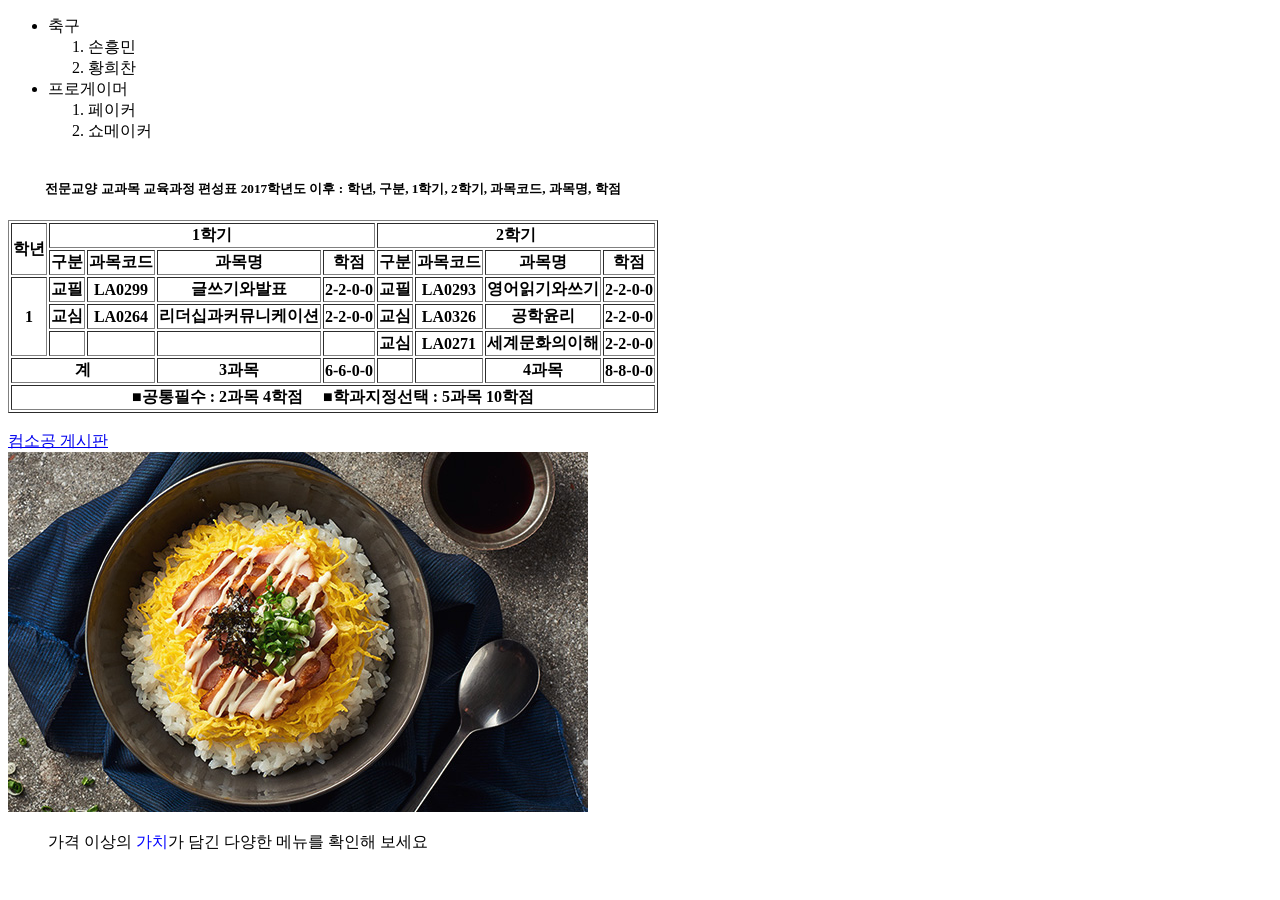
<file: ch1.html>
<!DOCTYPE html>
<html lang="en">
<head>
    <meta charset="UTF-8">
    <meta http-equiv="X-UA-Compatible" content="IE=edge">
    <meta name="viewport" content="width=device-width, initial-scale=1.0">
    <title>My First Page</title>
</head>
<body>
    <ul>
        <li>축구
            <ol>
                <li>손흥민</li>
                <li>황희찬</li>
            </ol>
        </li>
        <li>프로게이머
            <ol>
                <li>페이커</li>
                <li>쇼메이커</li>
            </ol>
        </li>
    </ul>

    <table border="1">
        <caption>
            <h5>
                전문교양 교과목 교육과정 편성표 2017학년도 이후 : 학년, 구분, 1학기, 2학기, 과목코드, 과목명, 학점
            </h5>
        </caption>
        <thead>
            <tr>
                <th rowspan="2">학년</th>
                <th colspan="4">1학기</th>
                <th colspan="4">2학기</th>
            </tr>
            <tr>
                <th>구분</th>
                <th>과목코드</th>
                <th>과목명</th>
                <th>학점</th>
                <th>구분</th>
                <th>과목코드</th>
                <th>과목명</th>
                <th>학점</th>
            </tr>
        </thead>
        <tbody>
            <tr>
                <th rowspan="3">1</th>
                <th>교필</th>
                <th>LA0299</th>
                <th>글쓰기와발표</th>
                <th>2-2-0-0</th>
                <th>교필</th>
                <th>LA0293</th>
                <th>영어읽기와쓰기</th>
                <th>2-2-0-0</th>
            </tr>
            <tr>
                <th>교심</th>
                <th>LA0264</th>
                <th>리더십과커뮤니케이션</th>
                <th>2-2-0-0</th>
                <th>교심</th>
                <th>LA0326</th>
                <th>공학윤리</th>
                <th>2-2-0-0</th>
            </tr>
            <tr>
                <th></th>
                <th></th>
                <th></th>
                <th></th>
                <th>교심</th>
                <th>LA0271</th>
                <th>세계문화의이해</th>
                <th>2-2-0-0</th>
            </tr>
            <tr>
                <th colspan="3">계</th>
                <th>3과목</th>
                <th>6-6-0-0</th>
                <th></th>
                <th></th>
                <th>4과목</th>
                <th>8-8-0-0</th>
            </tr>
        </tbody>
        <tfoot>
            <tr>
                <th colspan="9">
                    ■공통필수 : 2과목 4학점
                    &nbsp;&nbsp;&nbsp;
                    ■학과지정선택 : 5과목 10학점
                </th>
            </tr>
        </tfoot>
    </table>
    
    <br>
    <a href="http://se.kumoh.ac.kr" target="_blank">컴소공 게시판</a>
    <br>
    <a href="https://www.hsd.co.kr/menu/menu_list" target="_blank">
            <img src="img/main_img_01.jpg">
        </a>
        <figure>
            <figcaption>
                가격 이상의
                <span style="color: blue;">가치</span>가 담긴 다양한 메뉴를 확인해 보세요
            </figcaption>
        </figure>   
</body>
</html>
</file>
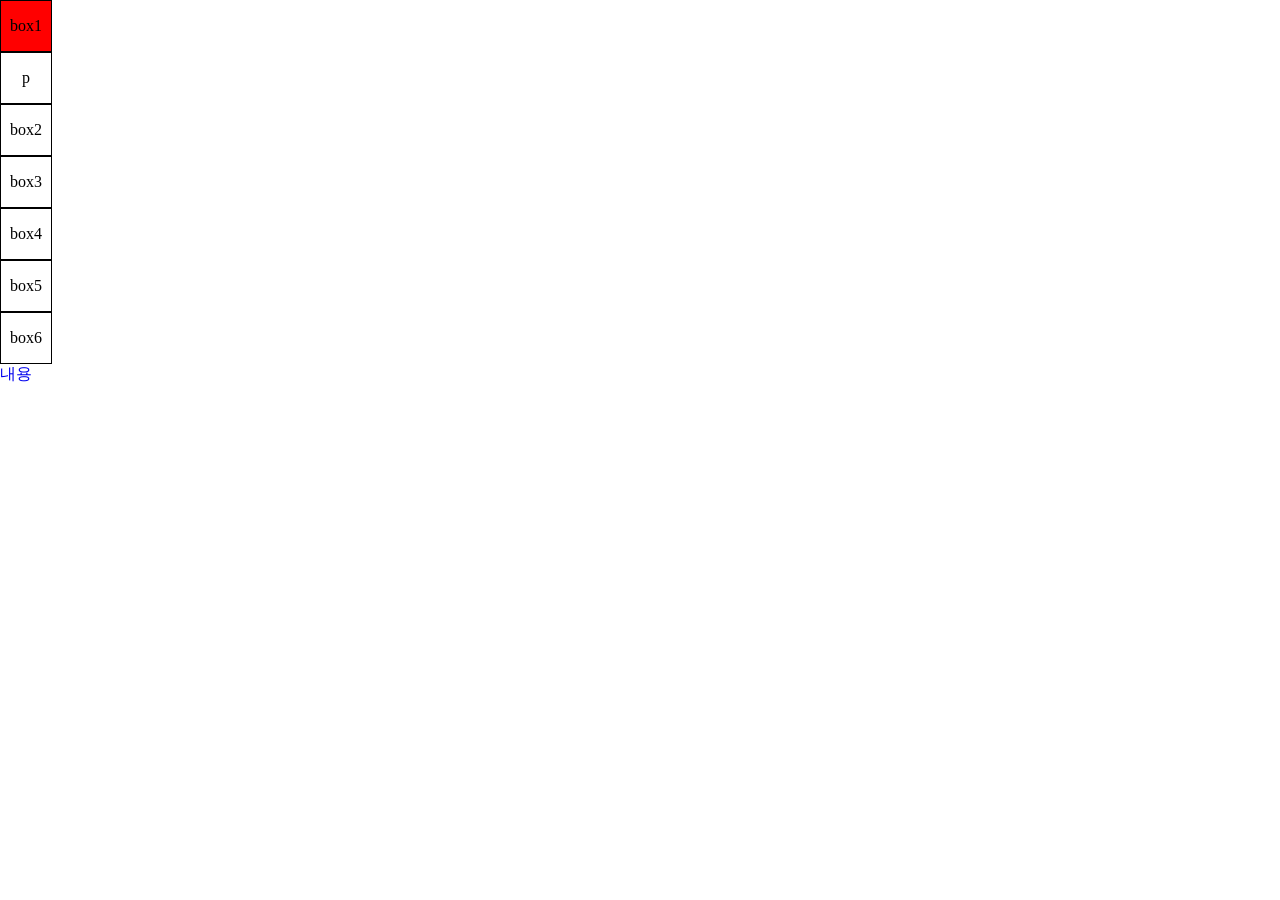
<file: ch2.html>
<!DOCTYPE html>
<html lang="en">
<head>
    <meta charset="UTF-8">
    <meta http-equiv="X-UA-Compatible" content="IE=edge">
    <meta name="viewport" content="width=device-width, initial-scale=1.0">
    <link rel="stylesheet" href="css/ch2_style.css" />
</head>
<body>
<!--
    <h1>세계 3대 미항</h1>
    <ul>
        <li style="color: red;">시드니(Sydney), 호주</li>
        <li>리우데자네이루(Rio de Janeiro), 브라질</li>
        <li>나폴리(Naples), 이탈리아</li>
    </ul>

    <h2 class="bluetext">블루베리와 항산화 효능</h2> 
    <p><span id="berry">블루베리</span>는 항산화제인 안토시아닌과 폴리페놀을 다량 포함하고 있습니다.</p>
    <p>매사츄세츠 보스톤에 있는 과일이라고 합니다.</p>
    <h2 class="redtext">블루베리와 노화</h2> 
    <p> USDA 인류 영양 연구센터 실험실에서 블루베리의 노화억제 기능을 발견하였습니다. </p>

    <h1 class="heading" id="title_text">트립 어드바이져</h1>
    <h1 style="color: blue;" id="habor">구미의 관광명소</h1>
    <ul> 
        <li> 금오산 도립공원 </li> 	
        <li> 금오산 저수지 </li>
        <li> 원주 허브팜 </li>	
    </u1>  

<div id="container">
    <header><h1>예약 방법 및 요금</h1></header>
    <p> 요안도라에 예약하려면?
    <ul>
      <li> 예약 방법
        <ul>
          <li>직접 통화</li>
          <li>문자 남기기</li>
        </ul>
      </li>
      <li>요금
        <ul>
          <li>1인 : 40,000원</li>
          <li>2인 : 60,000원</li>
        </ul>
     </li>
    </ul>
  </div>

<ul>
    <li><a>메인메뉴:</a></li>
    <li><a href="#" target="_blank">메뉴2</a></li>
    <li><a href="#">메뉴3</a></li>
    <li><a href="#">메뉴4</a></li>
    <li><a href="#">메뉴5</a></li>
</ul>

<h1>Demo of the :focus selector</h1>

<p>Click inside the text fields to see a yellow background:</p>

<form>
  First name: <input type="text" name="firstname"><br>
  Last name: <input type="text" name="lastname">
</form>
-->

<div class="box">box1</div>
<p>p</p>
<div class="box">box2</div>
<div class="box">box3</div>
<div class="box">box4</div>
<div class="box">box5</div>
<div class="box">box6</div>

<a href="#">내용</a>

</body>
</html>
</file>
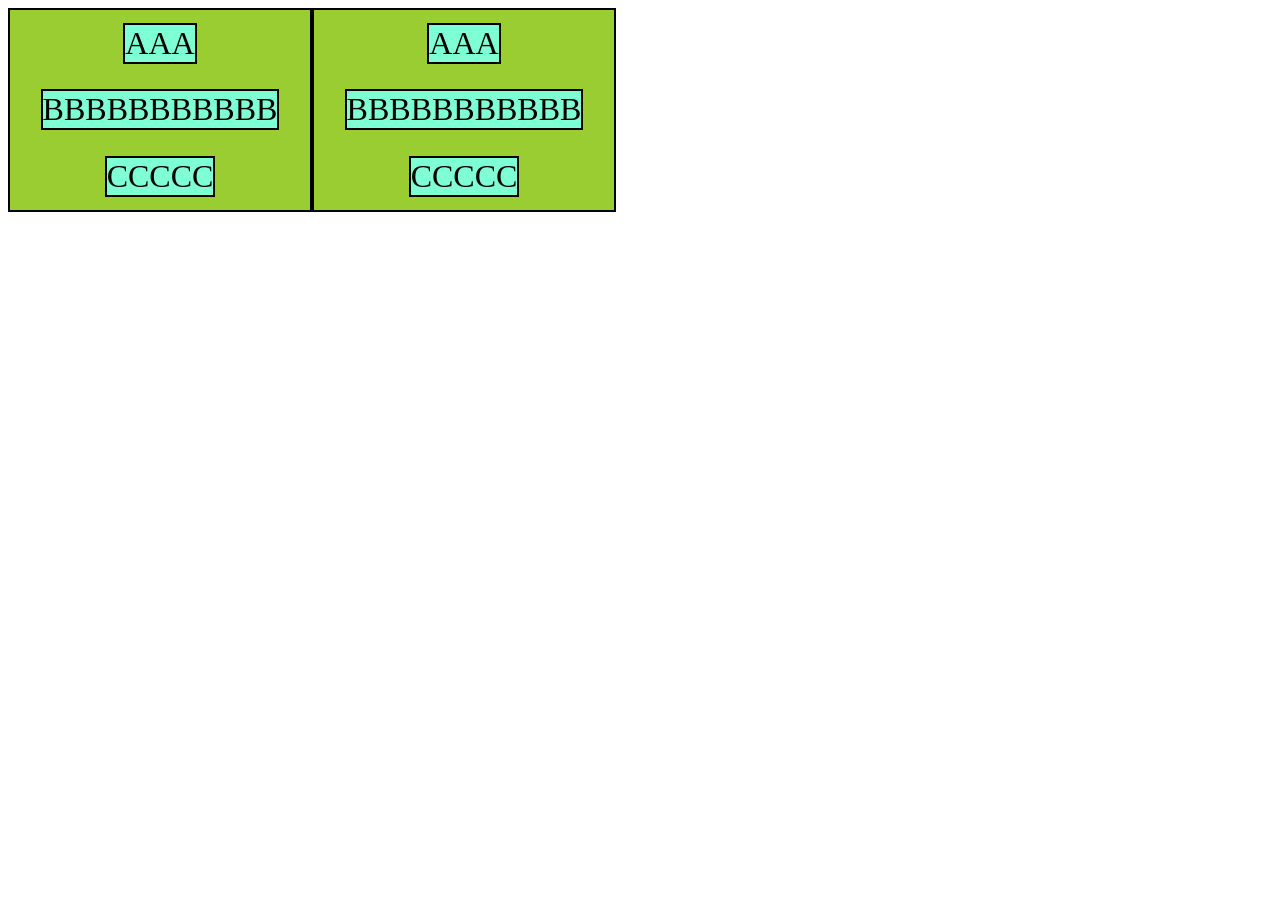
<file: ch3.html>
<!DOCTYPE html>
<html lang="en">
<head>
    <meta charset="UTF-8">
    <meta http-equiv="X-UA-Compatible" content="IE=edge">
    <meta name="viewport" content="width=device-width, initial-scale=1.0">
    <title>Document</title>
    <link rel="stylesheet" href="css/ch3_style.css" />
    <link
      rel="stylesheet"
      type="text/css"
      href="https://maxcdn.bootstrapcdn.com/font-awesome/4.7.0/css/font-awesome.min.css"
    />
    <link
      href="https://fonts.googleapis.com/css?family=Raleway:100,200,400,500,600"
      rel="stylesheet"
      type="text/css"
    />
</head>
<body>
<!--
    <div class="box1">box1</div>
    <div class="box2">box2</div>
    <div class="box3">box3</div>

    <div class="outer">
        <div class="inner">
          Lorem ipsum dolor sit amet consectetur adipisicing elit. Facere excepturi voluptatem labore tempora, eius est. Aut totam aliquid quos quisquam.
        </div>
    </div>

<h3>시간이란..</h3>
<p>내일 죽을 것처럼 오늘을 살고</p>
<p>영원히 살 것처럼 <span>내일을 꿈꾸어라.</span></p>

<div class="container">
    <div class="box">box1</div>
    <div class="box">box2</div>
    <div class="box">box3</div>
</div>

<div class="hd_fixed">
    <div class="hd_cotent">
        <div class="logo">
            <a href="/"><h1>한솥</h1></a>
        </div>
        <div class="gnb_menu">
            <ul>
                <li class="dp1">
                    <a href="#none">BRAND</a>
                </li>
                <li class="dp1">
                    <a href="#none">ESG</a>
                </li>
                <li class="dp1">
                    <a href="#none">MENU</a>
                </li>
                <li class="dp1">
                    <a href="#none">STORE</a>
                </li>
                <li class="dp1">
                    <a href="#none">EVENT</a>
                </li>
                <li class="dp1">
                    <a href="#none">FRANCHISE</a>
                </li>
                <li class="dp1">
                    <a href="#none">HANSOT</a>
                </li>
            </ul>
        </div>
    </div>
</div>

<div class="float-container">
    <img src="img/main.jpg">
        Lorem ipsum dolor sit amet consectetur, adipisicing elit. Assumenda voluptas dicta earum non eum, quibusdam iusto dignissimos fuga harum quas laboriosam consequatur incidunt cum, enim sapiente? Amet ipsum vitae nisi quod doloribus, perspiciatis tempore fugit excepturi, praesentium aspernatur debitis dicta et dolores! Corrupti illum inventore culpa reiciendis perspiciatis provident non recusandae magni, sunt eius architecto, consequuntur porro cum minima repellat quas dolorum ea sapiente vitae facere voluptas voluptate impedit vel harum. Quas, veniam ipsa obcaecati non eos corrupti, quidem ab error, pariatur libero harum esse ea odit dolore odio illo temporibus magnam earum debitis cumque molestias saepe! Et, odio soluta.
</div>

<div class="container">
    <div class="box1">box1</div>
    <div class="box2">box2</div>
</div>

<div class="main-part">
    <div class="cpanel">
        <div class="icon-part">
            <i class="fa fa-users" aria-hidden="true"></i><br />
            <small>Members</small>
            <p>985</p>
        </div>
        <div class="card-content-part">
            <a href="#">More Details </a>
        </div>
    </div>
</div>

<div class="carousel"></div>
-->

<div class="outer">
    <div class="container">
        <div class="item">AAA</div>
        <div class="item">BBBBBBBBBBB</div>
        <div class="item">CCCCC</div>
    </div>

    <div class="container">
        <div class="item">AAA</div>
        <div class="item">BBBBBBBBBBB</div>
        <div class="item">CCCCC</div>
    </div>
</div>

</body>
</html>
</file>
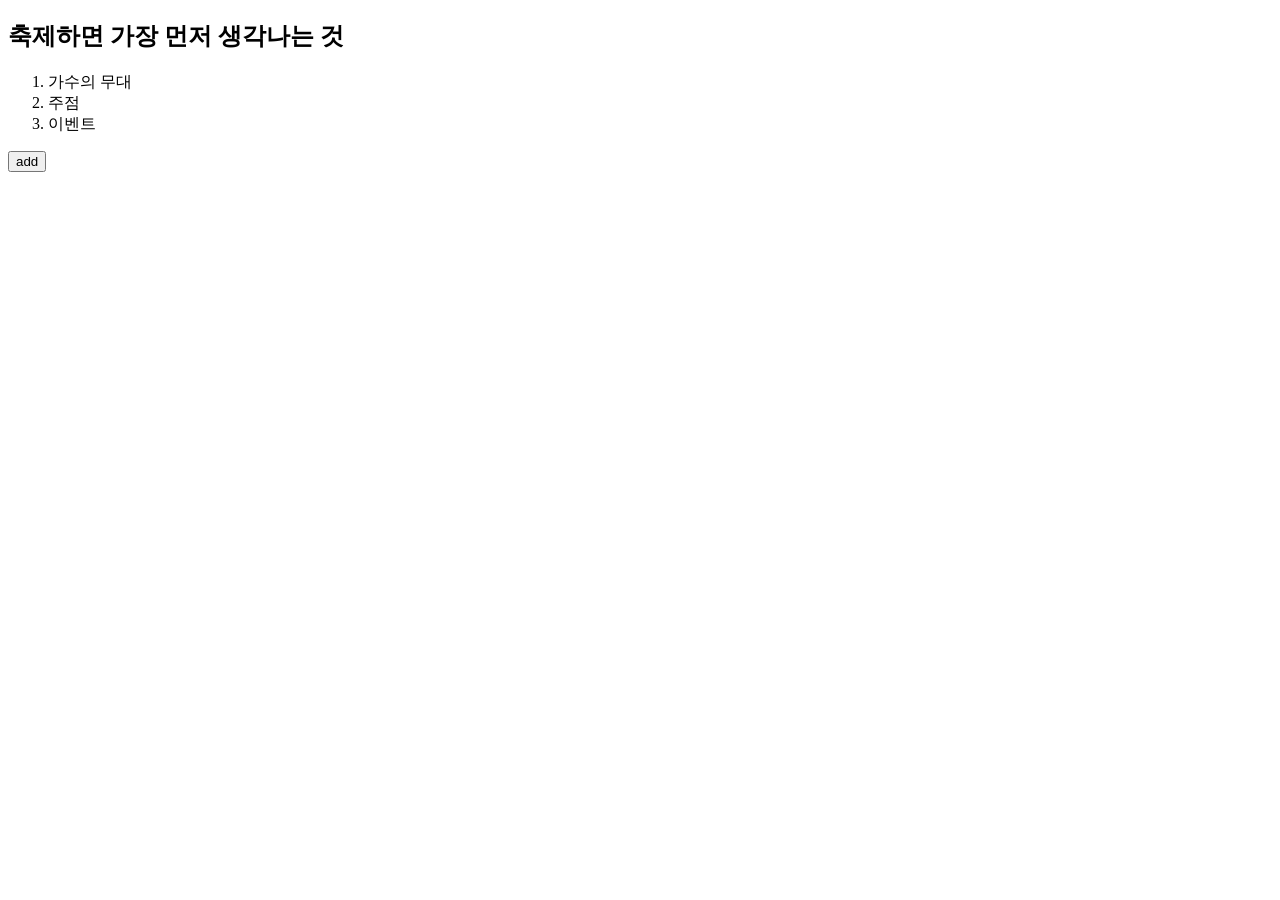
<file: ch5.html>
<!DOCTYPE html>
<html lang="en">
<head>
    <meta charset="UTF-8">
    <meta http-equiv="X-UA-Compatible" content="IE=edge">
    <meta name="viewport" content="width=device-width, initial-scale=1.0">
    <link rel="stylesheet" href="css/ch5_style.css" />
    <script src="js/ch5_script.js"></script>
</head>
<body>
<!--
    <div class="menu-box">
        <p>메뉴</p>
        <ul id="menu-ul">
            <li class="ice-menu">커피</li>
            <li class="ice-menu">밀크티</li>
            <li class="hot-menu">녹차</li>
        </ul>
    </div>
    <p id="demo"></p>
    <div class="buttons">
        <button onclick="addText()">보기</button>
        <button onclick="menuTemp()">음료색상표시</button>
        <button onclick="menuTempClear()">음료색상표시해제</button>
        <button onclick="removeMenu()">숨기기</button>
        <p>순서</p>
        <input class="select-textbox" type="text" width="100" />
        <button onclick="popupSelected()">메뉴선택</button>
        <button onclick="fontSizeUp()">폰트키우기</button>
    </div>

    <p>Hello World</p>
    <p>Hello JS</p>
    <button onclick="myFunction()">Try it</button>
-->

<h2>축제하면 가장 먼저 생각나는 것</h2>
<ol>
    <li class="festival">가수의 무대</li>
    <li class="festival">주점</li>
    <li class="festival">이벤트</li>
</ol>
<button onclick="add()">add</button>
</body>
</html>
</file>
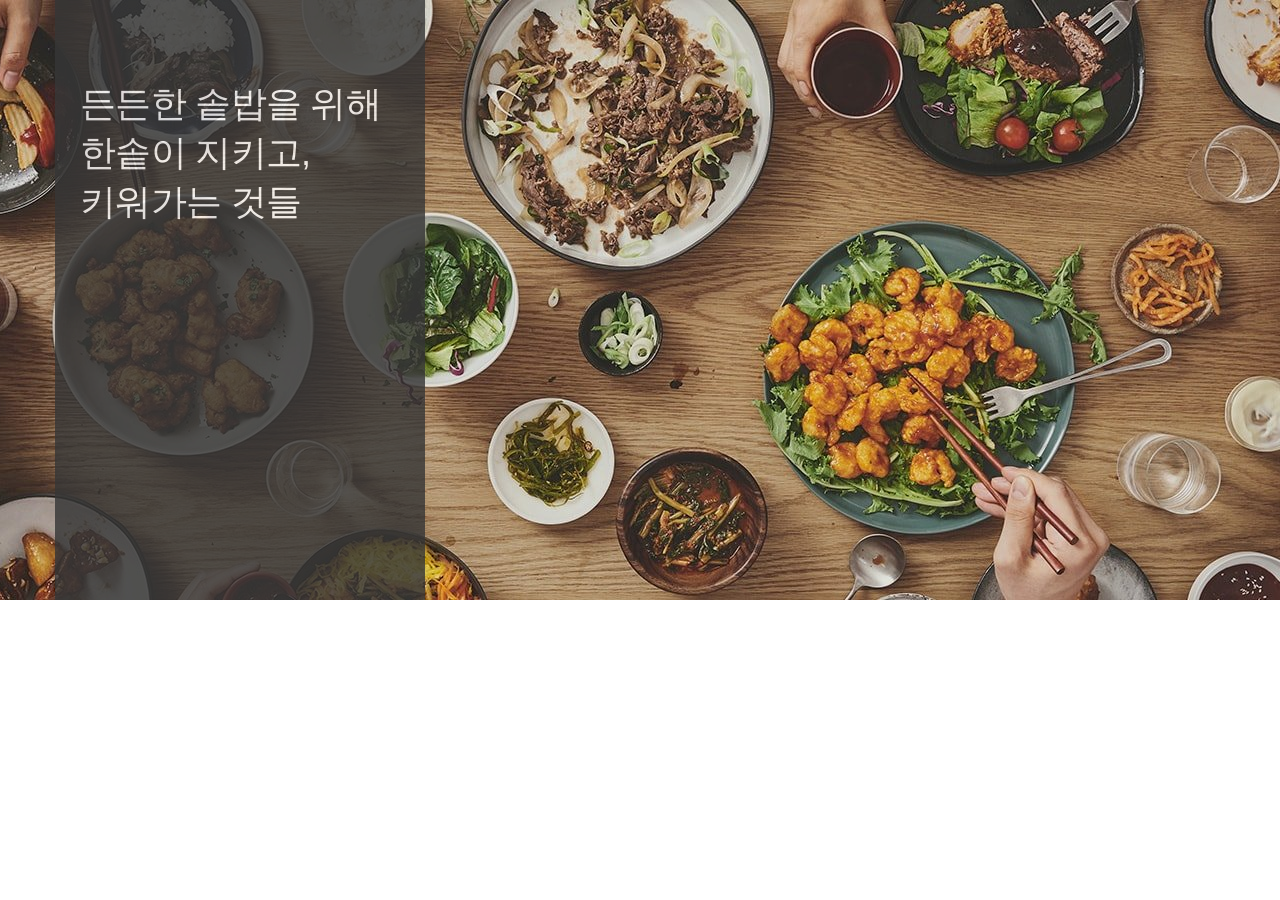
<file: ch6.html>
<!DOCTYPE html>
<html lang="en">
<head>
    <meta charset="UTF-8">
    <meta http-equiv="X-UA-Compatible" content="IE=edge">
    <meta name="viewport" content="width=device-width, initial-scale=1.0">
    <link rel="stylesheet" href="css/ch6_style.css" />
    <script src="js/ch6_script.js"></script>
</head>
<body>
<!--
    <div onclick="handler()">clicked me!</div>

    <a href="http://se.kumoh.ac.kr">컴소공</a>

<div class="one">one
    <div class="two">two
        <div class="three">three</div>
    </div>
</div>

<div>
    <h1>할 일 목록</h1>
    <button id="addBtn">리스트 추가</button>
</div>
<ul id="sampleList">
    <li id="list1">기존 리스트 1</li>
    <li id="list2">기존 리스트 2</li>
    <li id="list3">기존 리스트 3</li>
</ul>

<a href="#">
    <div class="container">
        <div class="item-img">
            <img src="img/menu1.jpg" alt="나시고랭 콤보" />
        </div>
        <div class="item-text">
            <h4>나시고랭 콤보</h4>
            <h4>6,800</h4>
        </div>
    </div>
  </a>

<div class="box"></div>

<div class="btn_wrap">
    <div class="gage"></div>
    <h3>더 보기 &rarr;</h3>
</div>

<div class="area_sc">
    <figure class="sc_wrap">
        <span class="sc_img">
            <img src="img/main_img_01.jpg" alt="전체메뉴 이미지" />
        </span>
        <figcaption>
            <p class="sc_tit fz_02">
                <span class="s_block">가격 이상의 가치가 담긴</span>
                <span class="s_block">다양한 메뉴를 확인해 보세요</span>
            </p>
            <span class="sc_txt">한솥 메뉴</span>
        </figcaption>
    </figure>
  </div>
-->

<div class="main_hansot">
    <div class="main_hansot_bg"></div>
    <div class="main_cont_wrap">
        <div class="main_info">
            <div class="h2_info">
                <span class="s_block">든든한 솥밥을 위해</span>
                <span class="s_block">한솥이 지키고,</span>
                <span class="s_block">키워가는 것들</span>
            </div>
        </div>
    </div>
</div>

</body>
</html>
</file>
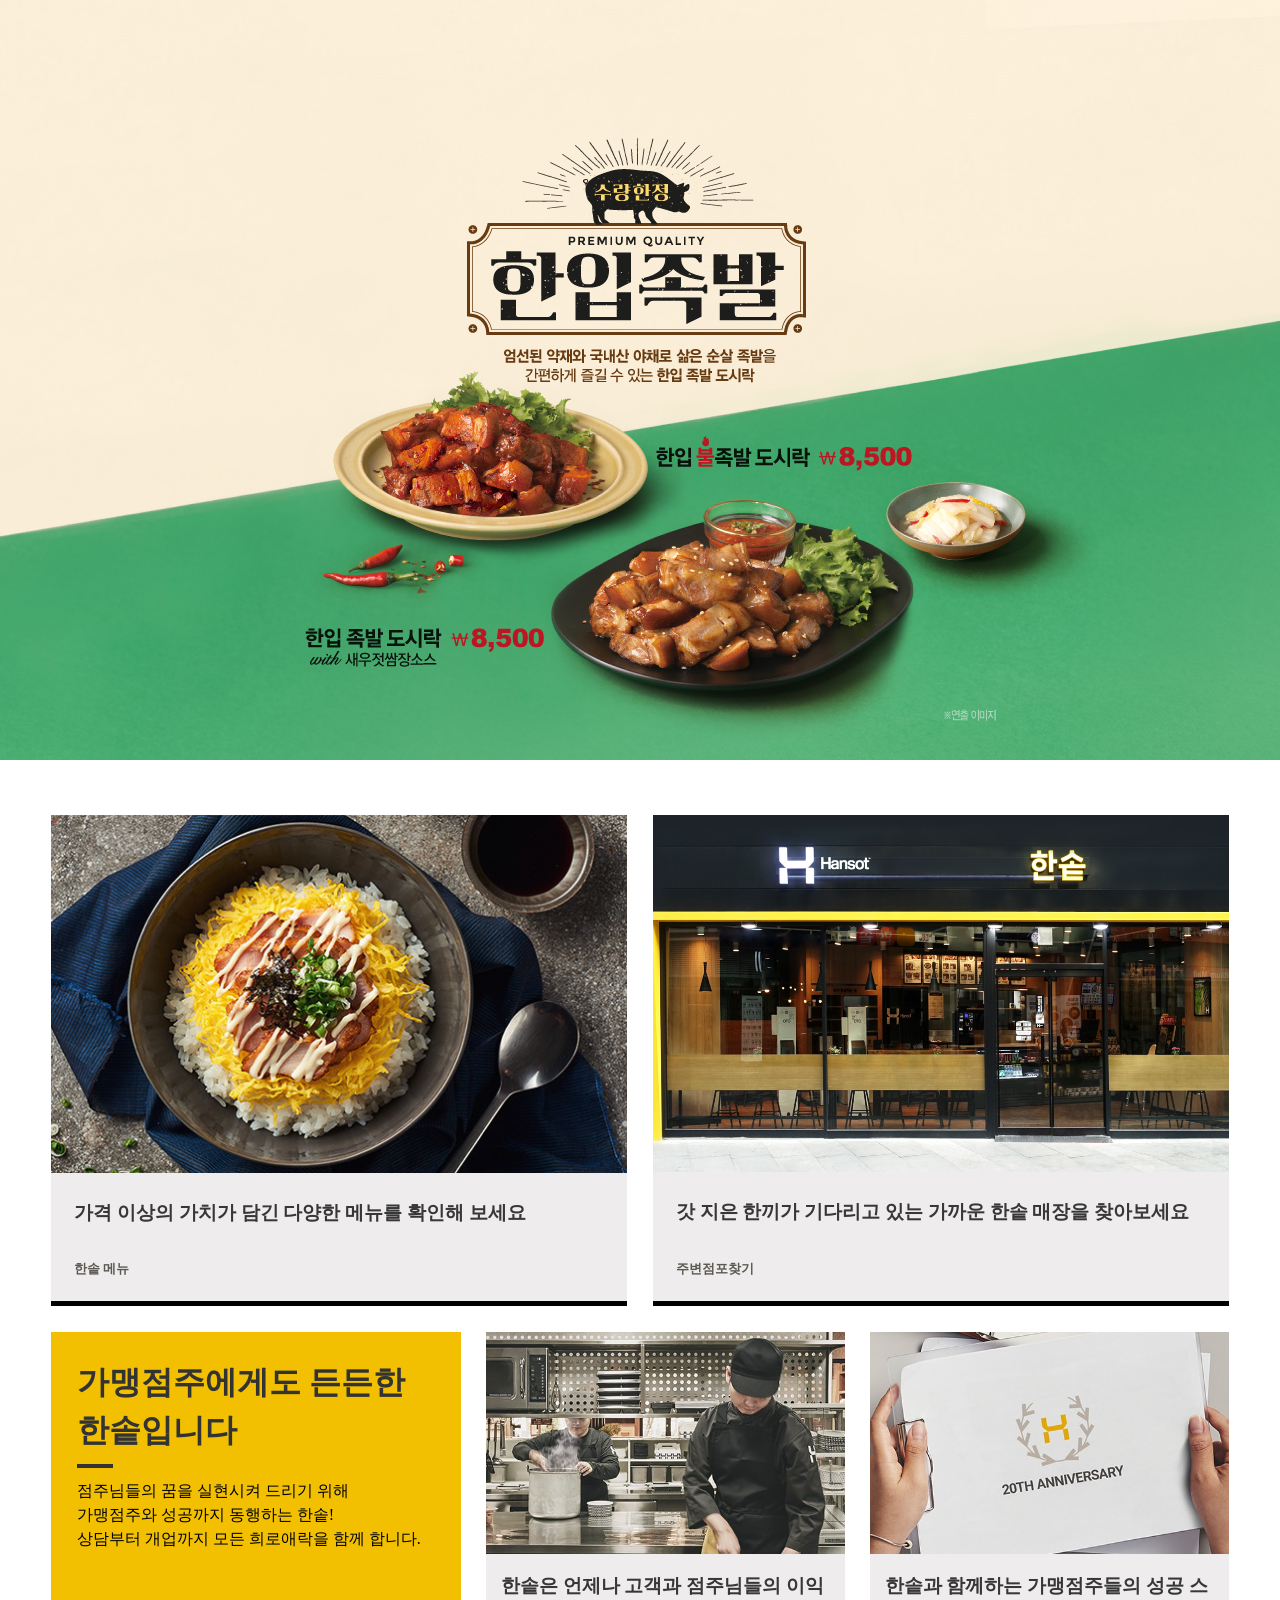
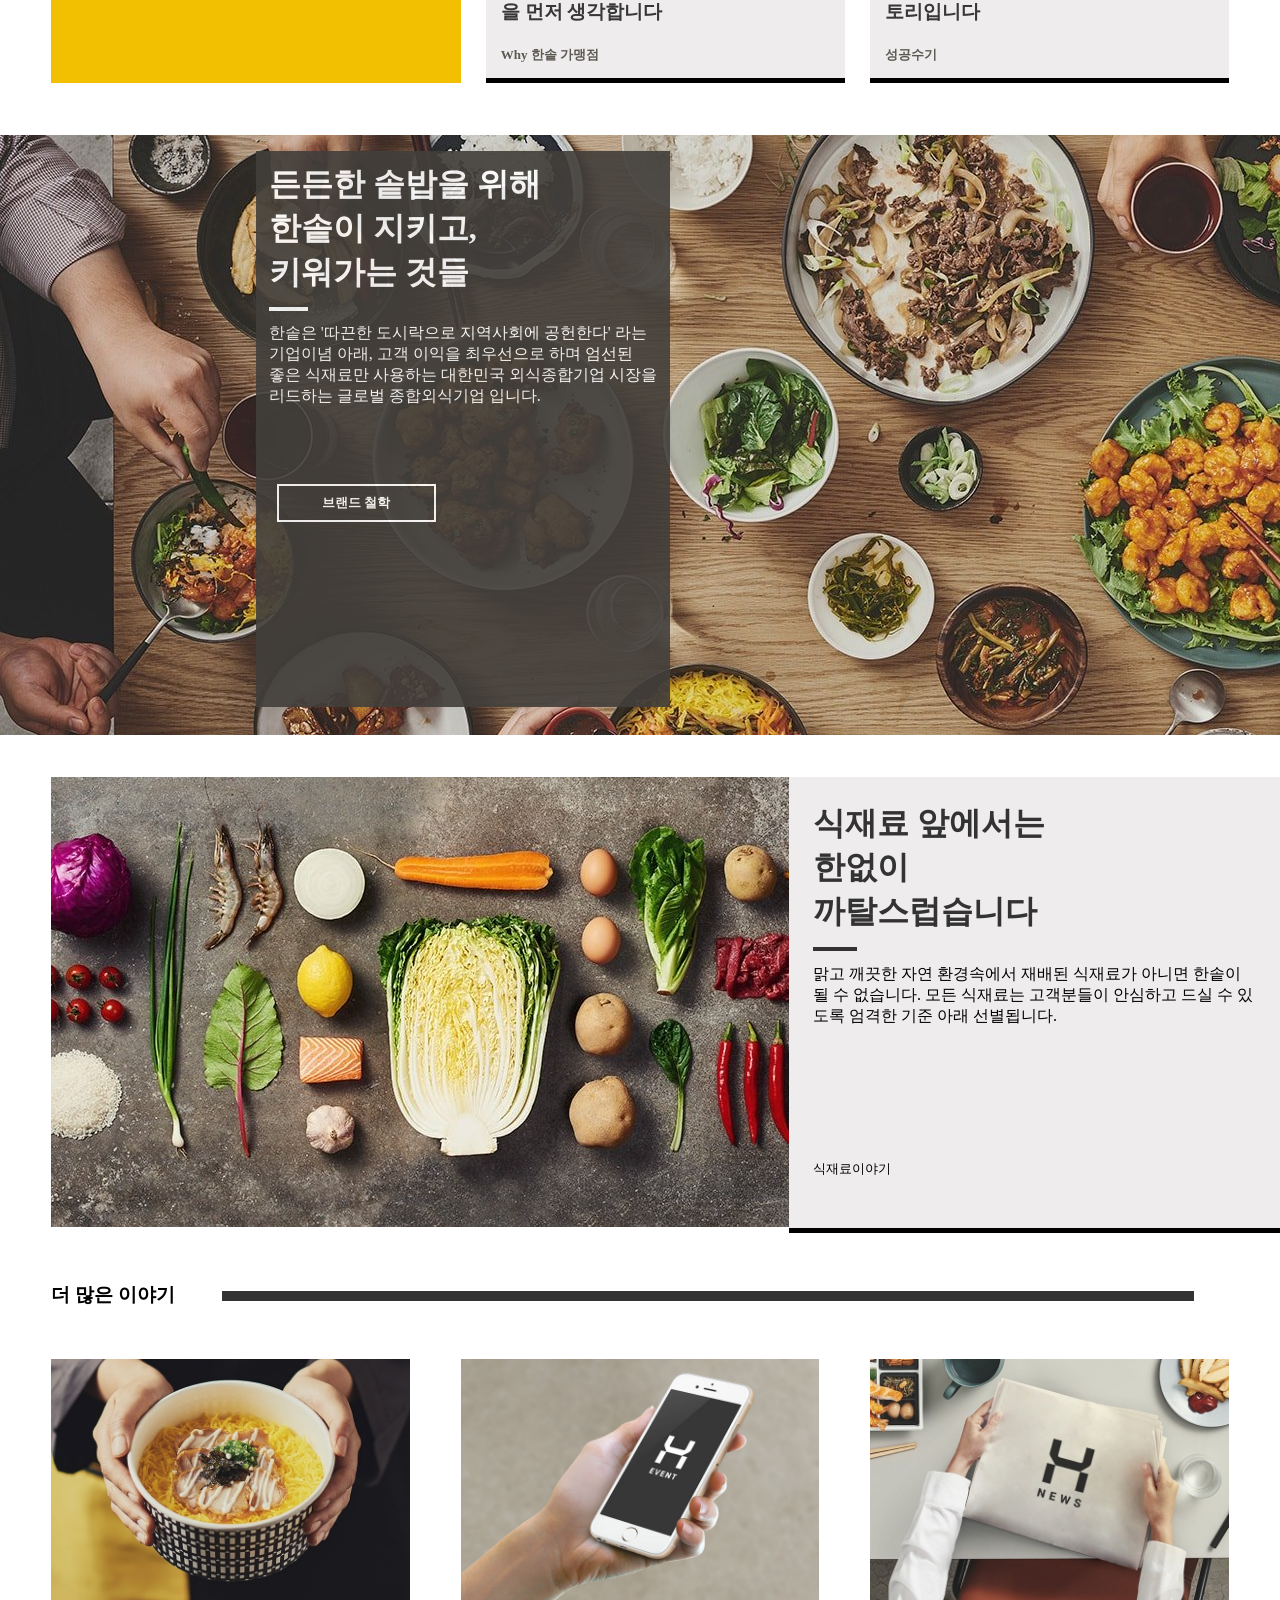
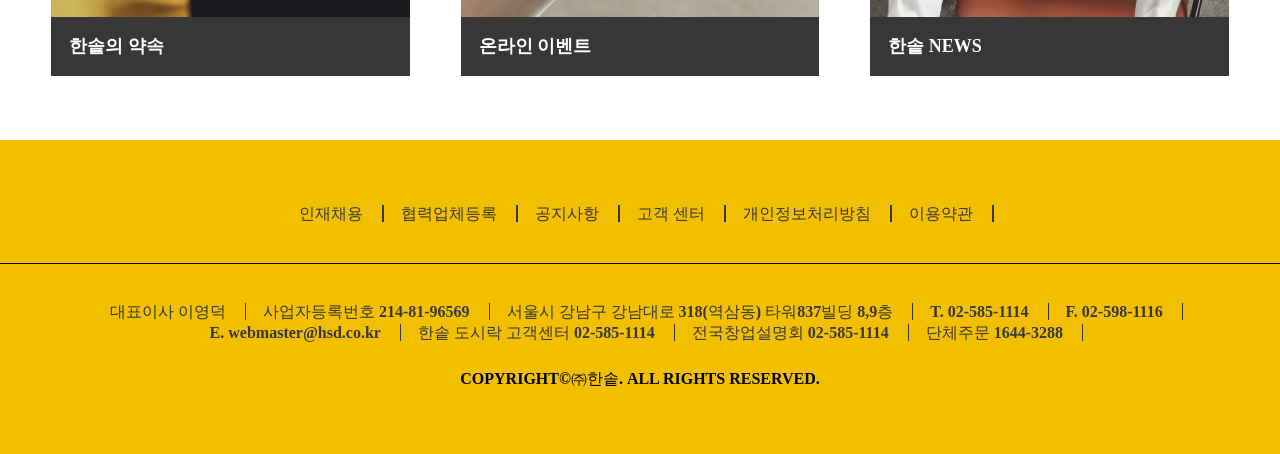
<file: res_web_01.html>
<!DOCTYPE html>
<html lang="en">
<head>
    <meta charset="UTF-8">
    <meta http-equiv="X-UA-Compatible" content="IE=edge">
    <meta name="viewport" content="width=device-width, initial-scale=1.0">
    <link rel="stylesheet" href="css/res_web_01_style.css" />
</head>
<body>
    <div class="banner">
        <img src="img/banner_01.jpg">
    </div>
    <div class="main-container">
        <div class="upper-container">
            <div class="box">
                <a href="#">
                    <img src="img/main_img_01.jpg">
                    <div class="subtitle">가격 이상의 가치가 담긴 다양한 메뉴를 확인해 보세요</div>
                    <div class="link">한솥 메뉴</div>
                </a>
            </div>
            <div class="box">
                <a href="#">
                    <img src="img/main_img_02.jpg">
                    <div class="subtitle">갓 지은 한끼가 기다리고 있는 가까운 한솥 매장을 찾아보세요</div>
                    <div class="link">주변점포찾기</div>
                </a>
            </div>
            <div class="box">
                <h1>가맹점주에게도 든든한 한솥입니다</h1>
                <hr>
                <h6>
                    점주님들의 꿈을 실현시켜 드리기 위해<br>
                    가맹점주와 성공까지 동행하는 한솥!<br>
                    상담부터 개업까지 모든 희로애락을 함께 합니다.<br>
                </h6>
            </div>
            <div class="box">
                <a href="#">
                    <img src="img/main_img_03.jpg">
                    <div class="subtitle">한솥은 언제나 고객과 점주님들의 이익을 먼저 생각합니다</div>
                    <div class="link">Why 한솥 가맹점</div>
                </a>
            </div>
            <div class="box">
                <a href="#">
                    <img src="img/main_img_04.jpg">
                    <div class="subtitle">한솥과 함께하는 가맹점주들의 성공 스토리입니다</div>
                    <div class="link">성공수기</div>
                </a>
            </div>
            <div class="img-container">
                <img src="img/main_img_05.jpg">
                <div class="img-text">
                    <h1 class="title">
                        든든한 솥밥을 위해<br>
                        한솥이 지키고,<br>
                        키워가는 것들<br>
                    </h1>
                    <hr class="partition">
                    <h6 class="detail">
                        한솥은 '따끈한 도시락으로 지역사회에 공헌한다' 라는<br>
                        기업이념 아래, 고객 이익을 최우선으로 하며 엄선된<br>
                        좋은 식재료만 사용하는 대한민국 외식종합기업 시장을<br>
                        리드하는 글로벌 종합외식기업 입니다.<br>
                    </h6>
                    <a href="#">
                        <div class="brand">브랜드 철학</div>
                    </a>
                </div>
            </div>
            <div class="float-container">
                <a href="#">
                    <div class="sub-img">
                        <img src="img/main_img_06.jpg">
                    </div>
                    <div class="text-box">
                        <h1>
                            식재료 앞에서는<br>
                            한없이<br>
                            까탈스럽습니다<br>
                        </h1>
                        <hr>
                        <h6>
                            맑고 깨끗한 자연 환경속에서 재배된 식재료가 아니면 한솥이 될 수 없습니다.
                            모든 식재료는 고객분들이 안심하고 드실 수 있도록 엄격한 기준 아래 선별됩니다.
                        </h6>
                        <div class="story">식재료이야기</h6>
                    </div>
                </a>
            </div>
        </div>
        <div class="lower-container">
            <div class="l-title">
                <span>더 많은 이야기</span>
                <hr>
            </div>
            <div class="l-container">
                <div class="l-box">
                    <a href="#">
                        <img src="img/more_hansot.jpg">
                        <div>한솥의 약속</div>
                    </a>
                </div>
                <div class="l-box">
                    <a href="#">
                        <img src="img/more_event.jpg">
                        <div>온라인 이벤트</div>
                    </a>
                </div>
                <div class="l-box">
                    <a href="#">
                        <img src="img/more_news.jpg">
                        <div>한솥 NEWS</div>
                    </a>
                </div>
            </div>
        </div>
        <div class="footer">
            <div>
                <a href="#" class="f-link">인재채용</a>
                <a href="#" class="f-link">협력업체등록</a>
                <a href="#" class="f-link">공지사항</a>
                <a href="#" class="f-link">고객 센터</a>
                <a href="#" class="f-link">개인정보처리방침</a>
                <a href="#" class="f-link">이용약관</a>
            </div>
            <hr>
            <div class="hidden-btn">한솥 사업자 정보</div>
            <div>
                <span class="f-info">대표이사 이영덕</span>
                <span class="f-info">사업자등록번호 214-81-96569</span>
                <span class="f-info">서울시 강남구 강남대로 318(역삼동) 타워837빌딩 8,9층</span>
                <span class="f-info">T. 02-585-1114</span>
                <span class="f-info">F. 02-598-1116</span>
            </div>
            <div>
                <span class="f-info">E. webmaster@hsd.co.kr</span>
                <span class="f-info">한솥 도시락 고객센터 02-585-1114</span>
                <span class="f-info">전국창업설명회 02-585-1114</span>
                <span class="f-info">단체주문 1644-3288</span>
            </div>
            <div class="copyright">COPYRIGHT©㈜한솥. ALL RIGHTS RESERVED.</div>
        </div>
    </div>
</body>
</html>
</file>
<file: css/ch2_style.css>
/*
ul {
    color: blue;
    list-style-type:square;
}

h2{
    color: blue;
}

p{
    font-size: 12px;
    margin-left: 20px;
}

.bluetext{
    color: blue;
}

.redtext{
    color: red;
}

#berry{
    color: purple;
}

h1 {
    color:blue;
}

#title_text{
    color:green;
}

.heading{
    color:red;
}

ul{
    color:red;
}	

ul{
    color:darkorange;
}

#container>ul{
    border: 1px dotted blue;
}

a[target="_blank"]{
    color: olive;
}

a:hover{
    background-color: yellow;
    color: red;
}

input:focus{
    background-color: yellow;
}
*/

*{
    padding: 0;
    margin: 0;
}

.box, p{
    width: 50px;
    height: 50px;
    border: 1px solid black;
    line-height: 50px;
    text-align: center;
}

div:nth-child(1){
    background-color: red;
}

a{
    text-decoration: none;
}
</file>
<file: css/ch3_style.css>
/*
.box1 {
    width: 200px;
    height: 100px;
    background:orange;
    padding:10px 30px 10px 30px;
    border-style:solid;
 }

.box2 {
    width: 50%;
    height: 100px;
    background:blue;
    padding:10px 30px;
    border-style:dotted;
}

.box3 {
    width: auto;
    height: auto;
    background:aqua;
    padding:10px;
    border-style:dashed;
}

.outer {
    border: 2px solid black;
    width: 300px;
    height: 300px;
    border-radius: 50%;
    background-color: red;
}

.inner {
    box-sizing: border-box;
    border: 2px dotted red;
    width: 100%;
    padding-left: 40px;
}

*{
    border: 1px dotted red;
}

.box {
    display: block;
    width: 200px;
    height: 100px;
    background-color: indianred;            
    margin: 10px;
}

.box {
    display: inline;
    width: 200px;
    height: 100px;
    background-color:yellowgreen;            
    margin: 10px;
}

.container{
    font-size: 0;
}

.box{
    display: inline-block;
    width: 200px;
    height: 200px;
    background-color: aquamarine;
    text-align: center;
    line-height: 200px;
    border: 1px solid black;
    font-size: 1rem;
}

*{
    box-sizing: border-box;
    padding: 0;
    margin: 0;
}

a{
    text-decoration: none;
    color: black;
}

a:visited{
    color: black;
}

a:hover{
    color: #f6ca00;
}

ul{
    list-style-type: none;
    font-size: 0;
    height: 100%;
}

.hd_fixed{
    height: 90px;
}

.hd_content{
    height: 100%;
}

.logo, .gnb_menu{
    display: inline-block;
    height: 100%;
}

.logo{
    width: 250px;
    padding-left: 50px;
    padding-right: 100px;
    vertical-align: top;
}

.gnb_menu{
    vertical-align: middle;
}

.logo h1{
    width: 100%;
    line-height: 90px;
    text-align: center;
}

.dp1{
    display: inline-block;
    height: 100%;
    font-size: 1rem;
}

ul li a{
    line-height: auto;
    padding: 30px;
    line-height: 90px;
}

.float-container{
    width: 800px;
    border: 2px solid #09c;
}

.float-container img {
    float: left;
    margin: 5px;
    padding: 5px;
    border: 2px solid #90c;
}

body{
    border: 1px solid black;
}

div{
    width: 200px;
    height: 200px;
}

div.box1{
    background-color: red;
    top: 100%;
    position: absolute;
    z-index: 1;
}

div.box2{
    background-color: yellow;
    position: relative;
    z-index: 2;
}

.container{
    width: 80%;
    max-width: 1200px;
    height: 500px;
    background-color: green;
    position: relative;
    margin: 0 auto;
}

.main-part {
    width: 80%;
    margin: 0 auto;
    text-align: center;
    padding: 0px 5px;
}

.cpanel {
    width: 32%;
    display: inline-block;
    background-color: #34495e;
    color: #fff;
    margin-top: 50px;
}

.icon-part i {
    font-size: 30px;
    padding: 10px;
    border: 1px solid #fff;
    border-radius: 50%;
    margin-top: -25px;
    margin-bottom: 10px;
    background-color: #34495e;
}

  .icon-part p {
    margin: 0px;
    font-size: 20px;
    padding-bottom: 10px;
}

.card-content-part {
    background-color: #2f4254;
    padding: 5px 0px;
}

.cpanel .card-content-part:hover {
    background-color: #5a5a5a;
    cursor: pointer;
}

.card-content-part a {
    color: #fff;
    text-decoration: none;
}

.carousel {
    width: 1600px;
    height: 700px;
    background-image: url("../img/jokbal.jpg");
    background-repeat: no-repeat;
    background-size: auto;
    background-attachment: fixed;
    margin: 0 auto;
}
*/

.container {
    display: flex;
    background-color: yellowgreen;
    flex-wrap: wrap;
    justify-content: center;
    align-items: center;
    align-content: space-around;
    border: 2px solid black;
    width: 300px;
    height: 200px;
}
  
.item {
    background-color: aquamarine;
    border: 2px solid black;
    font-size: 2rem;
}

.outer{
    display: flex;
}
</file>
<file: css/ch5_style.css>
.header-text {
    color: red;
    font-size: 32px;
    font-weight: 600;
}

.body-text {
    color: blue;
    font-size: 20px;
}
</file>
<file: css/ch6_style.css>
/*
.remove {
    text-decoration: line-through;
  }

* {
  margin: 0;
  padding: 0;
  box-sizing: border-box;
}
a {
  text-decoration: none;
}
.container {
  width: 270px;
  height: 335px;
  background-color: #ddd;
}
.container .item-img img {
  max-width: 100%;
  width: 100%;
  height: auto;
  transition-duration: 1s;
}
.container .item-text {
  margin-top: 20px;
  text-align: center;
}
.container .item-img{
  overflow: hidden;
}
.container:hover img{
  transform: scale(1.05);
}

.box {
  width: 300px;
  height: 300px;
  margin: 100px auto;
  transition: width 5s ease, background-color 10s ease;
  background-color: salmon;
}
.box:hover{
  width: 600px;
  background-color: gold;
}

* {
  box-sizing: border-box;
  margin: 0;
  padding: 0;
}
.btn_wrap {
  width: 400px;
  height: 100px;
  border: 3px solid salmon;
  margin: 100px auto;
  position: relative;
}
.gage {
  width: 0;
  height: 100%;
  position: absolute;
  background-color: salmon;
  transition: 1s;
}
.btn_wrap h3{
  display: block;
  text-align: center;
  line-height: 100px;
  position: relative;
}
.btn_wrap:hover .gage{
  width: 100%;
}

* {
  margin: 0;
  padding: 0;
}
.area_sc {
  width: 570px;
  height: 450px;
  box-sizing: border-box;
  border-bottom: 6px solid #373737;
  position: relative;
}
.s_block {
  font-size: 20px;
}
.area_sc img {
  width: 100%;
}
.area_sc::after{
  content: "";
  display: block;
  width: 0;
  height: 6px;
  background-color: salmon;
  position: absolute;
  top: 100%;
  left: 50%;
}
.area_sc:hover::after{
  width: 100%;
  transition: 1s;
  left: 0;
}
*/

* {
  margin: 0;
  padding: 0;
  box-sizing: border-box;
}
body {
  font-family: "Noto Sans KR", sans-serif;
}
.main_hansot {
  width: 100%;
  height: 600px; /* height을 주어야 overflow:hidden이 제대로 동작 */
  position: relative;
  overflow: hidden;
}
.main_hansot .main_hansot_bg {
  z-index: 3;
  position: absolute;
  width: 100%;
  height: 600px;
  width: 100%;
  background: url(../img/main_img_05.jpg) 50% 50% no-repeat;
  background-size: cover;
  background-repeat: no-repeat;
  background-position: center top;
  transition: transform 1.5s ease;
}
.main_hansot .main_hansot_bg.on {
  transform: scale(1.05);
}

.main_hansot .main_cont_wrap {
  position: absolute;
  left: 0;
  right: 0; /*right를 설정해야 margin 0 auto가 적용*/
  top: 0;
  height: 600px;
  max-width: 1170px;
  width: 100%;
  margin: 0 auto;
  overflow: hidden;
  z-index: 5; /*.main_hansot_bg보다 높게 설정되어야 함 */
  opacity: 0.9;
  pointer-events: none;
}
.main_hansot .main_cont_wrap .main_info {
  content: "";
  display: block;
  position: absolute;
  left: 0;
  top: 0;
  padding: 80px 25px 60px 25px;
  width: 370px;
  height: 600px;
  background-color: #373737;
  opacity: 0.9;
  pointer-events: auto;
}
.main_info .h2_info {
  position: relative;
  z-index: 1;
}
.main_info .s_block {
  display: block;
  font-size: 36px;
  color: #fff;
  letter-spacing: -0.7px;
}
</file>
<file: css/res_web_01_style.css>
*{
    margin: 0px;
    padding: 0px;
}

body{
    overflow-x: hidden;
}

.banner{
    width: 100%;
    height: auto;
    background-repeat: no-repeat;
    background-attachment: fixed;
    margin: 0 auto 3% auto;
}

.banner img{
    width: 100%;
    object-fit: cover;
}

a{
    color: black;
    text-decoration: none;
}

a:visited{
    color: black;
}

.upper-container{
    display: flex;
    flex-wrap: wrap;
    justify-content: center;
}

.box{
    background-color: #eeecec;
    border-bottom: 5px solid black;
    margin: 1%;
}

.box:hover{
    border-bottom: 5px solid #f2c000;
}

.box img{
    width: 100%;
    height: auto;
}

.box:nth-child(1), .box:nth-child(2){
    width: 45%;
    height: auto;
}

.box:nth-child(3), .box:nth-child(4), .box:nth-child(5){
    width: 28%;
    height: auto;
}

.box:nth-child(3){
    background-color: #f2c000;
    border: 0px;
    padding: 2%;
    line-height: 1.5;
    flex-basis: 0 0 100%;
}

.img-container{
    position: relative;
    z-index: 1;
    width: 100%;
}

.img-container img{
    margin: 3% 0 3% 0;
    position: relative;
    z-index: 2;
    object-fit: cover;
}

.img-text{
    padding: 1%;
    background-color: #423f3b;
	position: absolute;
    z-index: 3;
    top: 8%;
    left: 20%;
    height: 78%;
    opacity: 0.9;
}

.subtitle{
    color: #373737;
    font-size: larger;
    font-weight: 600;
    padding: 2%;
    margin: 2%;
}

.link{
    color: #5c5953;
    font-size: small;
    font-weight: 600;
    padding: 2%;
    margin: 2%;
}

h1{
    color: #333333;
    font-size: 300;
    font-weight: 700;
}

.title{
    color: #FFFFFF;
}

hr{
    background-color: #333333;
    height: 4px;
    border: 0;
    margin: 3% 90% 3% 0;
}

.partition{
    background-color: #ffffff;
}

h6{
    font-size: medium;
    font-weight: 400;
}

.detail{
    color: #ffffff;
}

.brand{
    border: 2px solid #ffffff;
    padding: 2% 5%;
    margin: 20% 2% ;
    text-align: center;
    color: #ffffff;
    font-size: small;
    font-weight: 600;
    width: 30%;
}

.float-container{
    margin-left: 4%;
}

.sub-img{
    float: left;
    width: 60%;
    height: auto;
}

.text-box{
    float: right;
    background-color: #eeecec;
    border-bottom: 5px solid black;
    padding: 2% 2% 0 2%;
    width: 36%;
    height: 94%;
}

.text-box:hover{
    border-bottom: 5px solid #f2c000;
}

.story{
    font-size: small;
    padding: 30% 0 5% 0;
}

.lower-container{
    width: 100%;
}

.l-title{
    display: inline-block;
    margin: 4%;
    width: 100%;
}

.l-title span{
    display: inline-block;
    text-align: start;
    font-size: larger;
    font-weight: 700;
    width: 13%;
}

.l-title hr{
    display: inline-block;
    color: #000000;
    height: 10px;
    width: 76%;
    margin: 0;
}

.l-container{
    display: flex;
    flex-wrap: wrap;
    justify-content: center;
}

.l-box{
    width: 28%;
    margin: 0 2%;
}

.l-box img{
    width: 100%;
    height: auto;
}

.l-box div{
    background-color: #373737;
    color: #ffffff;
    font-size: large;
    font-weight: 600;
    padding: 5%;
    margin-top: -5px;
}

.l-box span:hover{
    color: #f2c000;
}

.footer{
    width: 100%;
    background-color: #f2c000;
    text-align: center;
    padding: 5% 0;
    margin-top: 5%;
}

.footer hr{
    background-color: #000000;
    height: 0.1px;
    border: 0;
    margin: 3% 0;
}

.hidden-btn{
    display: none;
}

.f-link, .f-info{
    border-right: 2px solid #373737;
    padding-right: 1.5%;
    margin-left: 1%;
    color: #373737;
    font-size: medium;
    font-weight: 550;
}

.f-info{
    border-right: 1px solid #373737;
}

.copyright{
    margin-top: 2%;
    font-size: medium;
    font-weight: 550;
}

@media(max-width: 768px){
    .banner{
        width: 768px;
        height: auto;
        background-size: cover;
        background-repeat: no-repeat;
        background-attachment: fixed;
        margin: 0 auto 3% auto;
    }

    .banner img{
        width: 100%;
    }

    .box:nth-child(3){
        width: 84%;
        padding: 4%;
    }

    .box:nth-child(4), .box:nth-child(5){
        width: 48%;
    }

    .img-container img{
        object-fit: cover;
    }

    .img-text{
        top: 13%;
        left: 32%;
        height: 70%;
    }

    .float-container{
        width: 100%;
    }

    .sub-img{
        clear: both;
        object-fit: cover;
    }
    
    .text-box{
        clear: both;
        width: 94%;
        height: auto;
        padding: 3%;
        margin-top: -5px;
        margin-left: 4%;
    }

    .lower-container{
        display: none;
    }

    .hidden-btn{
        display: inline-block;
        width: 100%;
        padding: 2% 1%;
        border: 0.5px solid gray;
        font-weight: 700;
        margin: 2%;
    }

    .f-link:nth-child(1), .f-link:nth-child(2), .footer hr, .f-info{
        display: none;
    }

    .f-link{
        border: 0;
    }

    @media(max-width: 414px){
        .banner{
            width: 414px;
            height: auto;
            background-size: cover;
            background-repeat: no-repeat;
            background-attachment: fixed;
            margin: 0 auto 3% auto;
        }

        .box:nth-child(1), .box:nth-child(2), .box:nth-child(5){
            width: 90%;
        }

        .box:nth-child(3){
            width: 100%;
            padding: 5% 5% 20% 5%;
        }

        .box:nth-child(4){
            width: 90%;
            margin-top: -10%;
        }

        .img-text{
            width: 90%;
            left: 4%;
            padding: 2%;
        }

        .brand, .story{
            margin-top: 10%;
        }

    }
}
</file>
